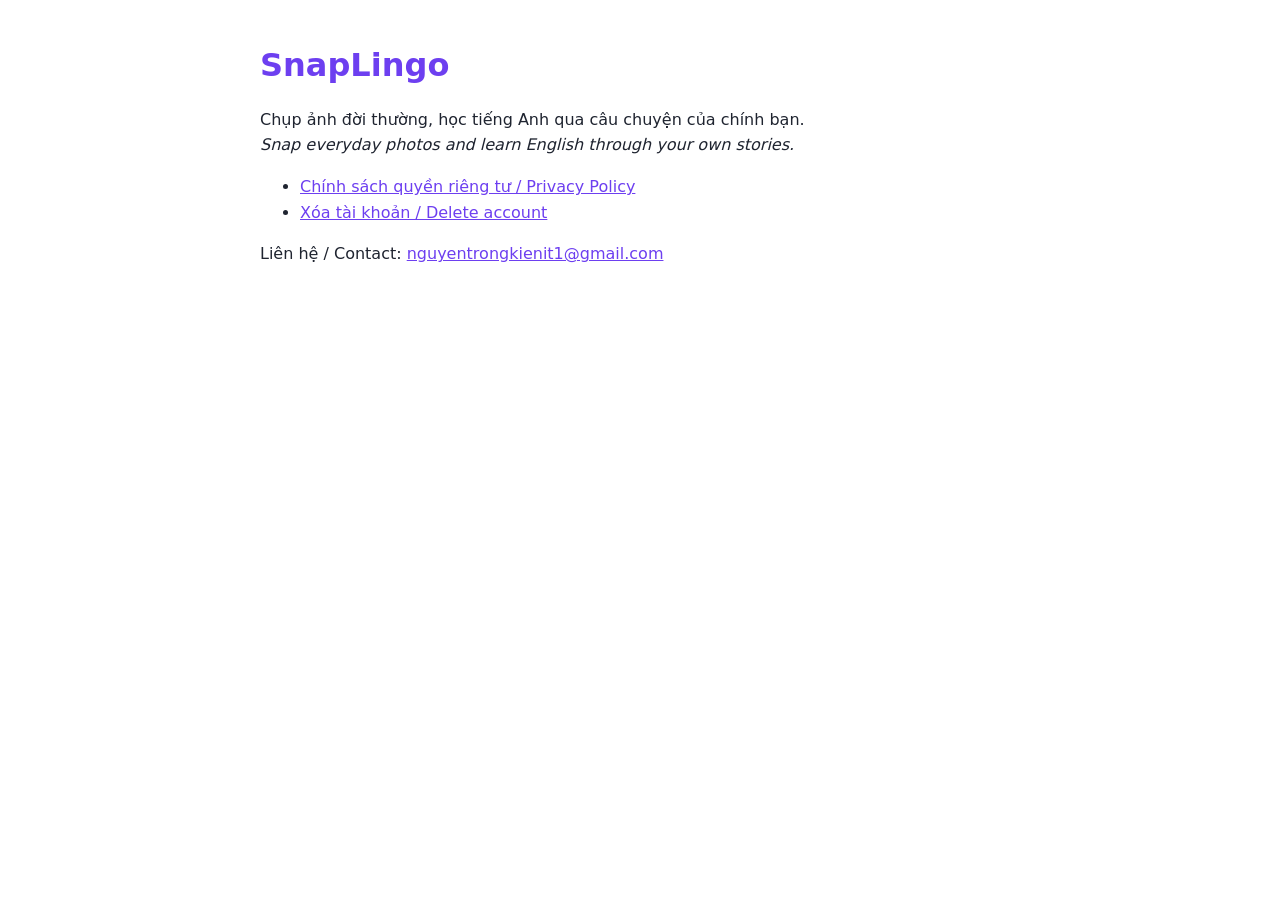
<file: index.html>
<!DOCTYPE html>
<html lang="vi">
<head>
<meta charset="utf-8">
<meta name="viewport" content="width=device-width, initial-scale=1">
<title>SnapLingo</title>
<link rel="stylesheet" href="style.css">
</head>
<body>
<h1>SnapLingo</h1>
<p>Chụp ảnh đời thường, học tiếng Anh qua câu chuyện của chính bạn.<br>
<em>Snap everyday photos and learn English through your own stories.</em></p>
<ul>
  <li><a href="privacy.html">Chính sách quyền riêng tư / Privacy Policy</a></li>
  <li><a href="delete-account.html">Xóa tài khoản / Delete account</a></li>
</ul>
<p>Liên hệ / Contact: <a href="mailto:nguyentrongkienit1@gmail.com">nguyentrongkienit1@gmail.com</a></p>
</body>
</html>
</file>
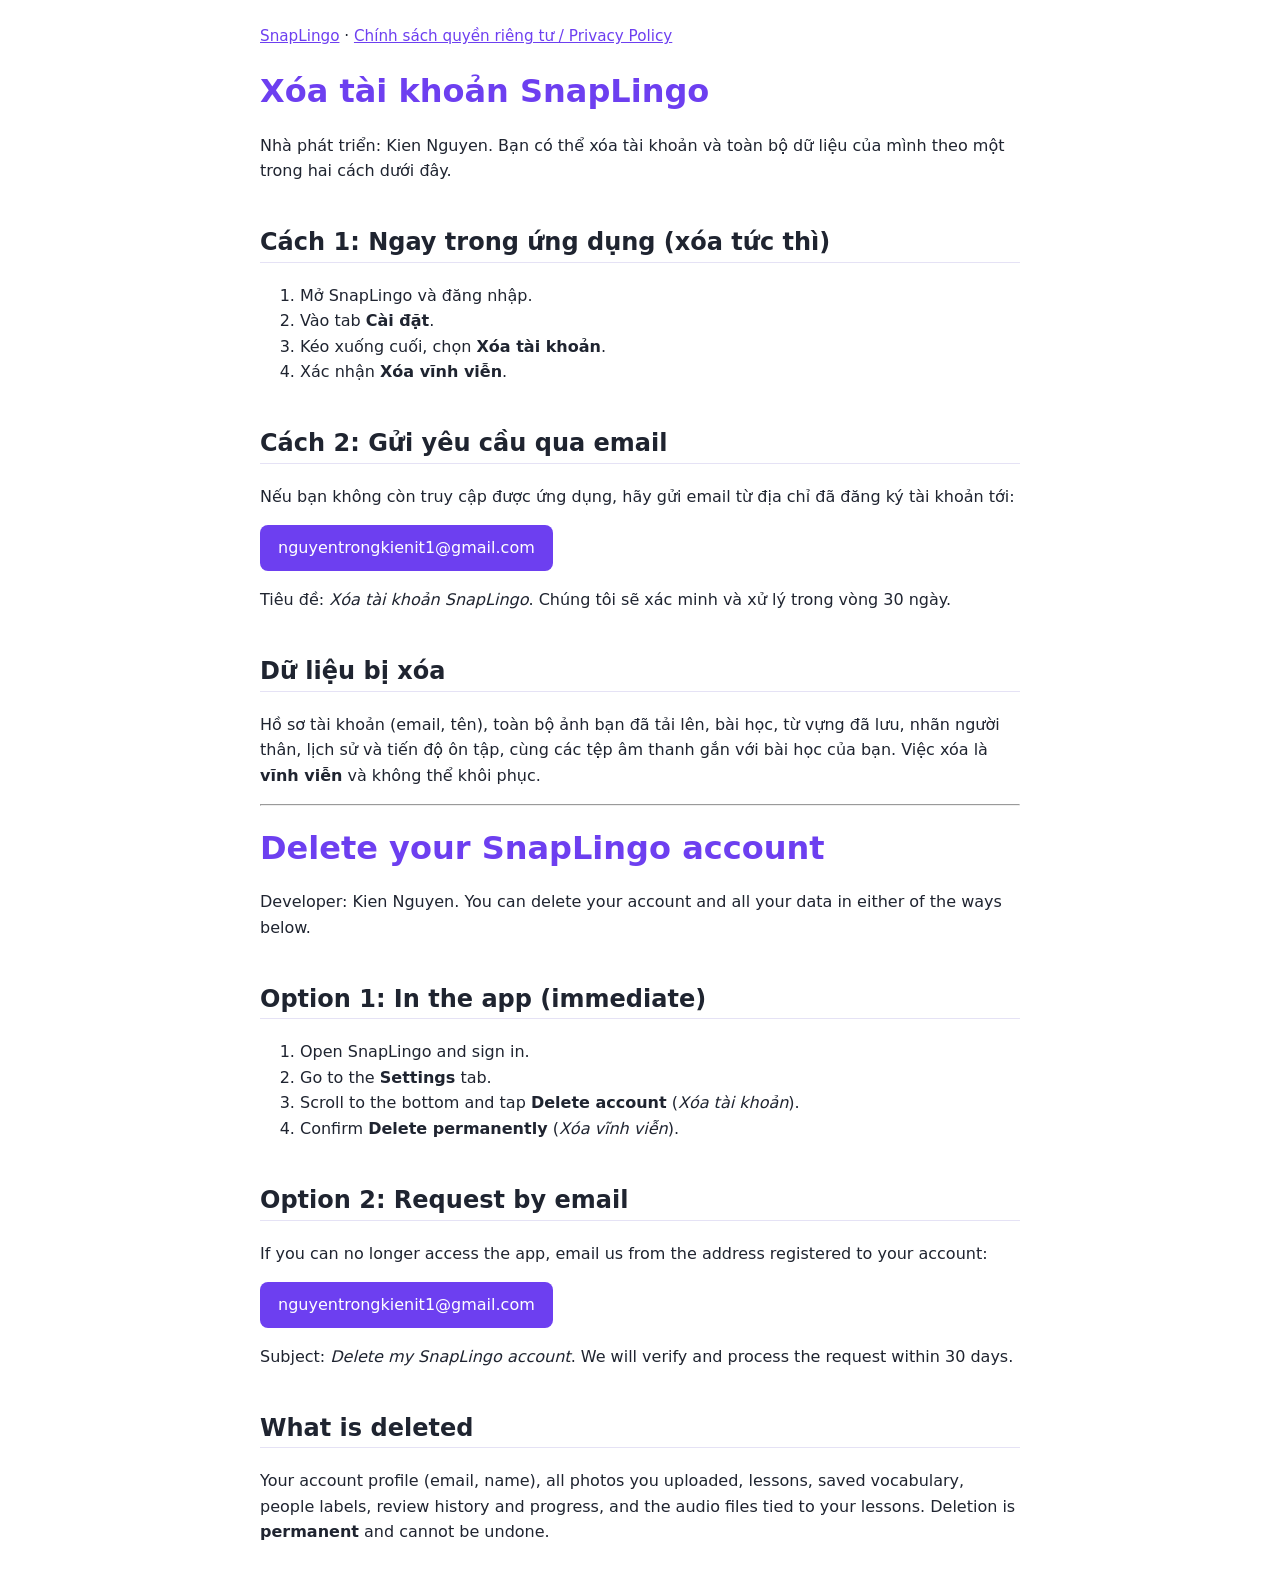
<file: delete-account.html>
<!DOCTYPE html>
<html lang="vi">
<head>
<meta charset="utf-8">
<meta name="viewport" content="width=device-width, initial-scale=1">
<title>SnapLingo – Xóa tài khoản / Delete account</title>
<link rel="stylesheet" href="style.css">
</head>
<body>
<nav><a href="./">SnapLingo</a> · <a href="privacy.html">Chính sách quyền riêng tư / Privacy Policy</a></nav>

<h1>Xóa tài khoản SnapLingo</h1>
<p>Nhà phát triển: Kien Nguyen. Bạn có thể xóa tài khoản và toàn bộ dữ liệu của mình theo một trong hai cách dưới đây.</p>

<h2>Cách 1: Ngay trong ứng dụng (xóa tức thì)</h2>
<ol>
  <li>Mở SnapLingo và đăng nhập.</li>
  <li>Vào tab <strong>Cài đặt</strong>.</li>
  <li>Kéo xuống cuối, chọn <strong>Xóa tài khoản</strong>.</li>
  <li>Xác nhận <strong>Xóa vĩnh viễn</strong>.</li>
</ol>

<h2>Cách 2: Gửi yêu cầu qua email</h2>
<p>Nếu bạn không còn truy cập được ứng dụng, hãy gửi email từ địa chỉ đã đăng ký tài khoản tới:</p>
<p><a class="btn" href="mailto:nguyentrongkienit1@gmail.com?subject=X%C3%B3a%20t%C3%A0i%20kho%E1%BA%A3n%20SnapLingo&amp;body=T%C3%B4i%20mu%E1%BB%91n%20x%C3%B3a%20t%C3%A0i%20kho%E1%BA%A3n%20SnapLingo%20g%E1%BA%AFn%20v%E1%BB%9Bi%20email%20n%C3%A0y.">nguyentrongkienit1@gmail.com</a></p>
<p>Tiêu đề: <em>Xóa tài khoản SnapLingo</em>. Chúng tôi sẽ xác minh và xử lý trong vòng 30 ngày.</p>

<h2>Dữ liệu bị xóa</h2>
<p>Hồ sơ tài khoản (email, tên), toàn bộ ảnh bạn đã tải lên, bài học, từ vựng đã lưu, nhãn người thân, lịch sử và tiến độ ôn tập, cùng các tệp âm thanh gắn với bài học của bạn. Việc xóa là <strong>vĩnh viễn</strong> và không thể khôi phục.</p>

<hr>

<h1>Delete your SnapLingo account</h1>
<p>Developer: Kien Nguyen. You can delete your account and all your data in either of the ways below.</p>

<h2>Option 1: In the app (immediate)</h2>
<ol>
  <li>Open SnapLingo and sign in.</li>
  <li>Go to the <strong>Settings</strong> tab.</li>
  <li>Scroll to the bottom and tap <strong>Delete account</strong> (<em>Xóa tài khoản</em>).</li>
  <li>Confirm <strong>Delete permanently</strong> (<em>Xóa vĩnh viễn</em>).</li>
</ol>

<h2>Option 2: Request by email</h2>
<p>If you can no longer access the app, email us from the address registered to your account:</p>
<p><a class="btn" href="mailto:nguyentrongkienit1@gmail.com?subject=Delete%20my%20SnapLingo%20account&amp;body=Please%20delete%20the%20SnapLingo%20account%20linked%20to%20this%20email.">nguyentrongkienit1@gmail.com</a></p>
<p>Subject: <em>Delete my SnapLingo account</em>. We will verify and process the request within 30 days.</p>

<h2>What is deleted</h2>
<p>Your account profile (email, name), all photos you uploaded, lessons, saved vocabulary, people labels, review history and progress, and the audio files tied to your lessons. Deletion is <strong>permanent</strong> and cannot be undone.</p>
</body>
</html>
</file>
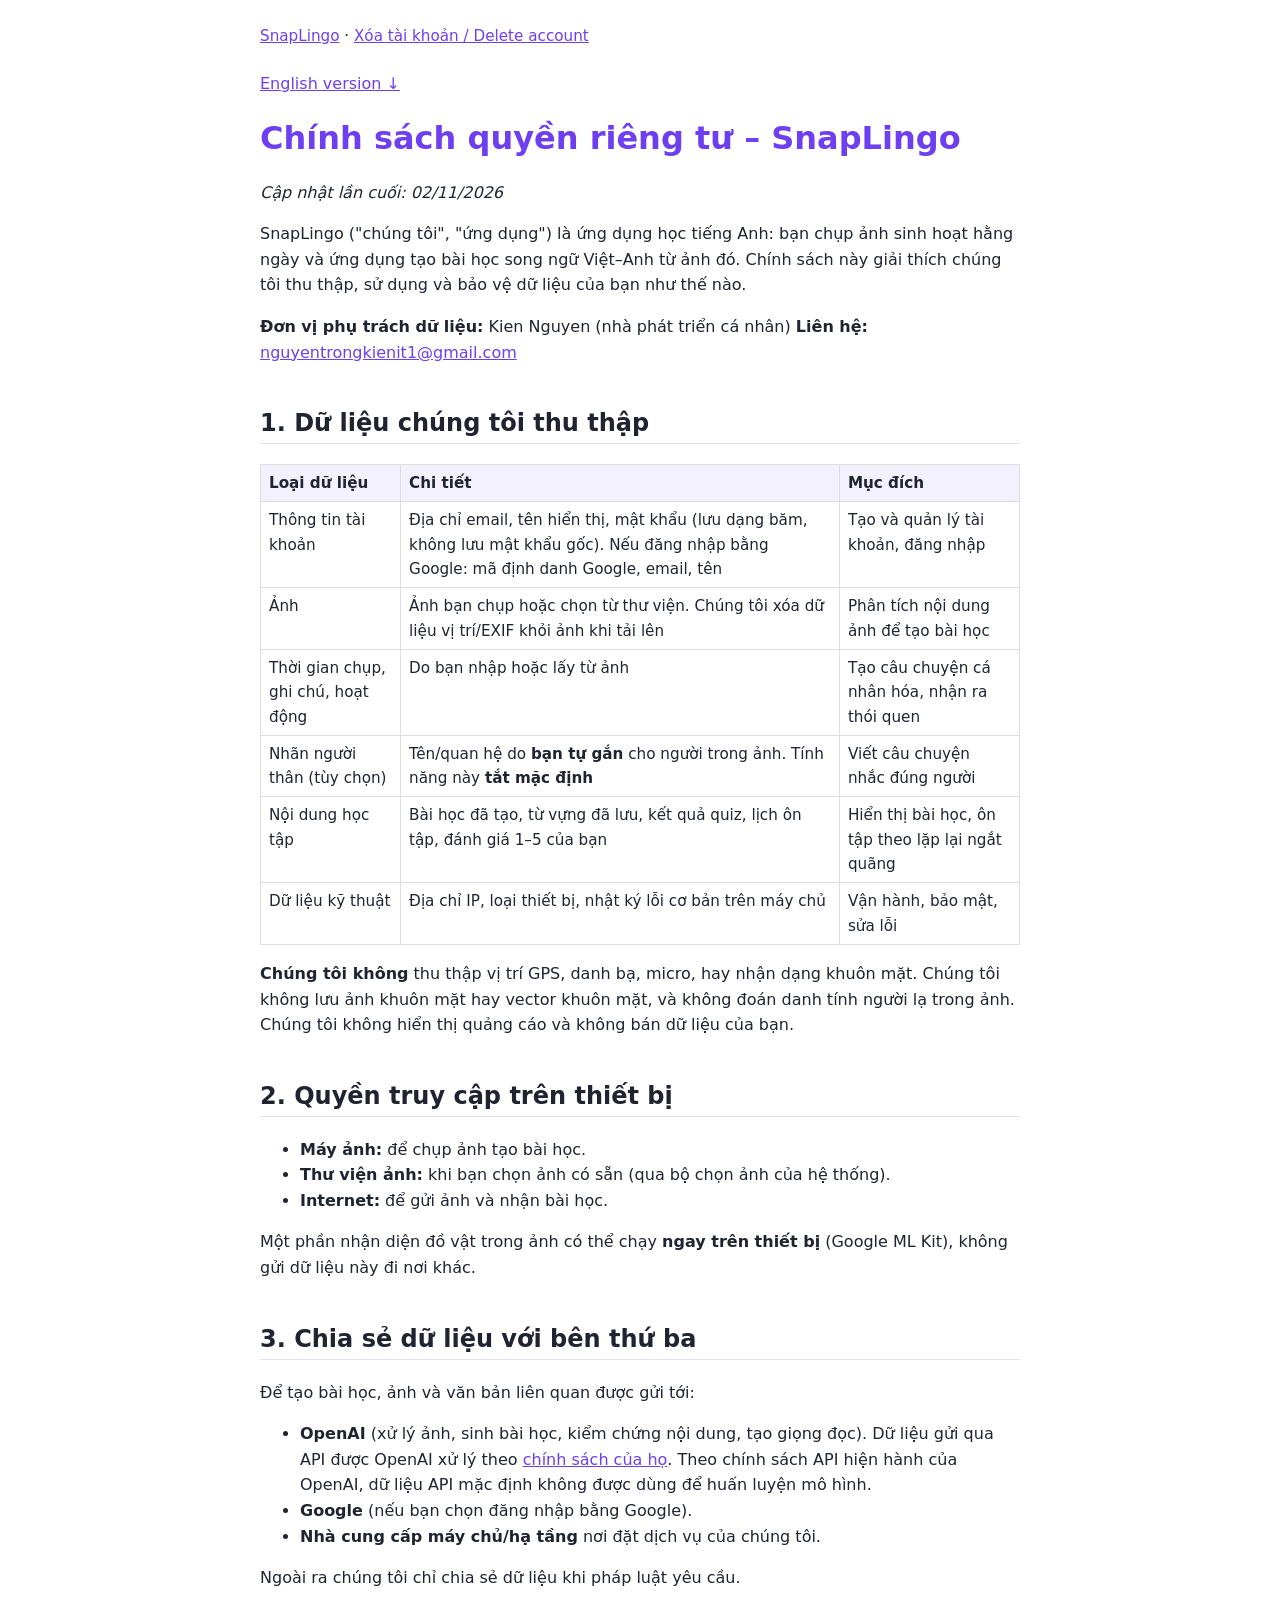
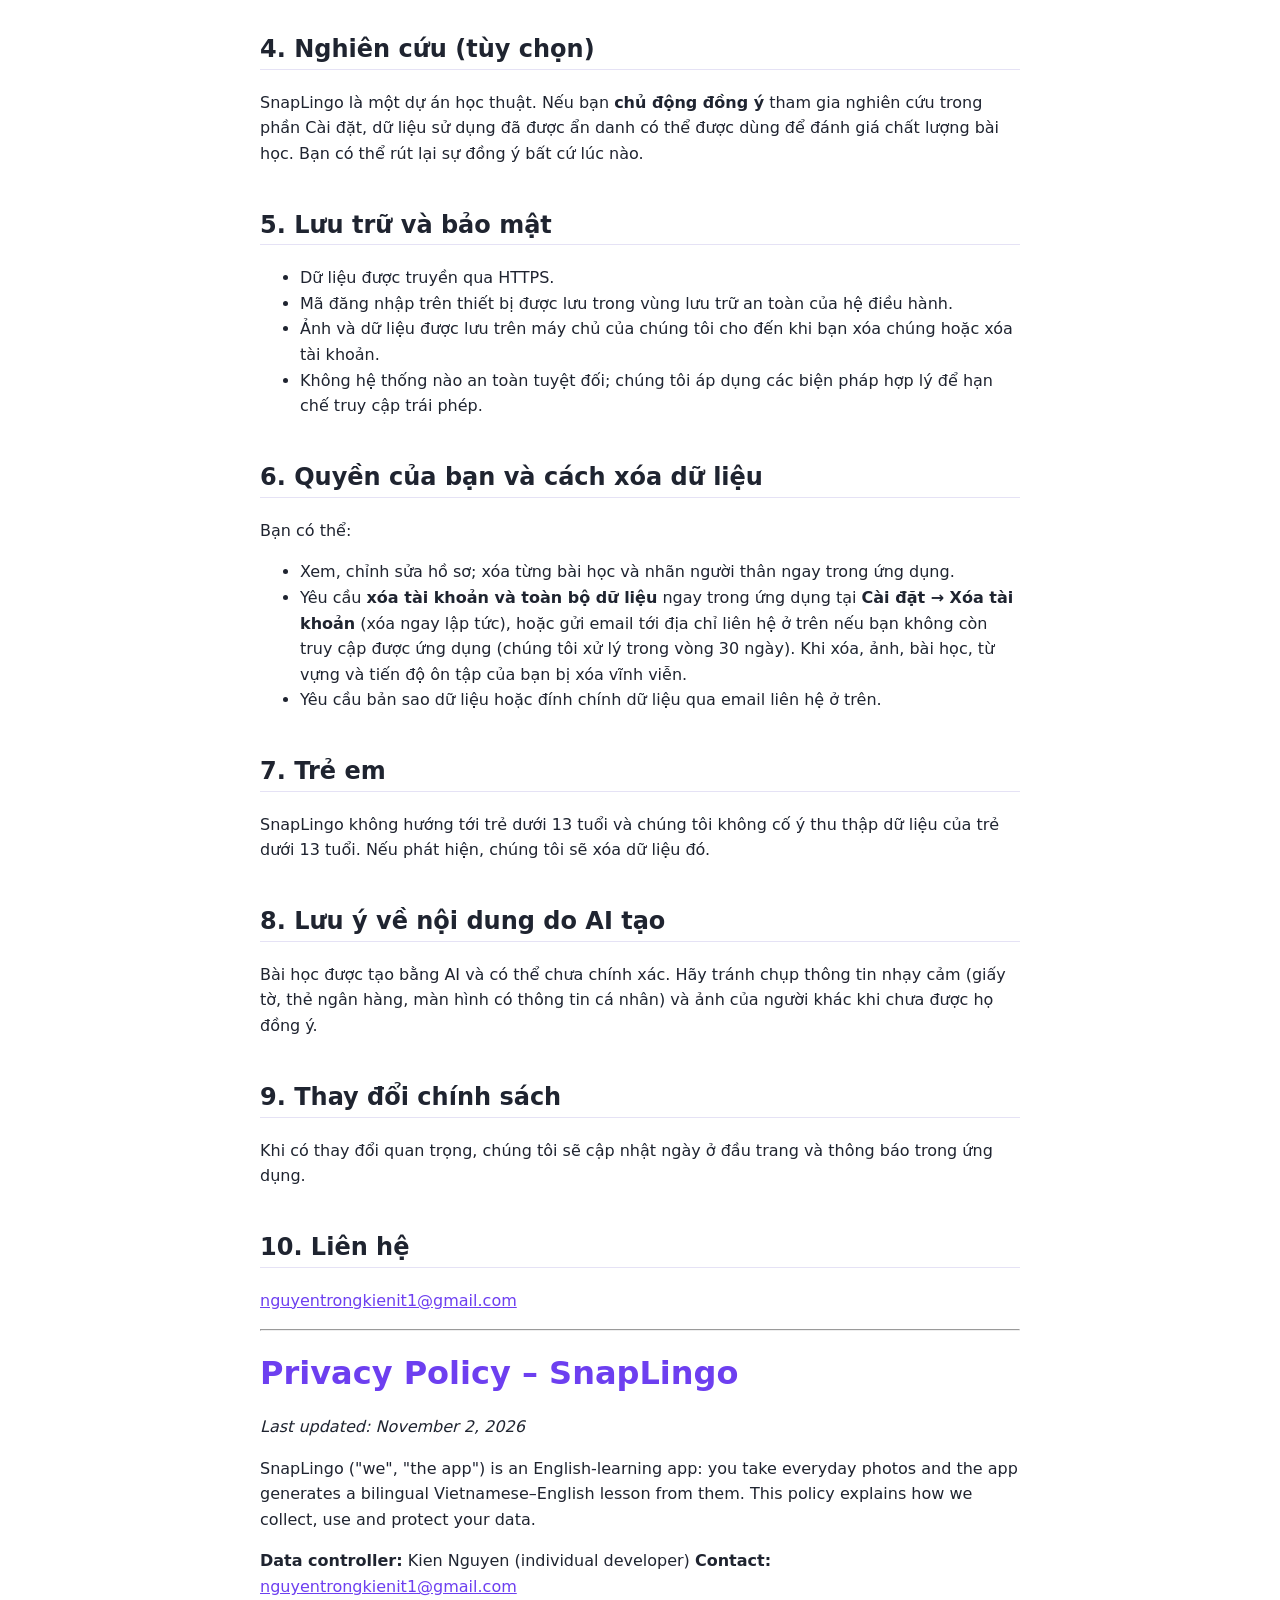
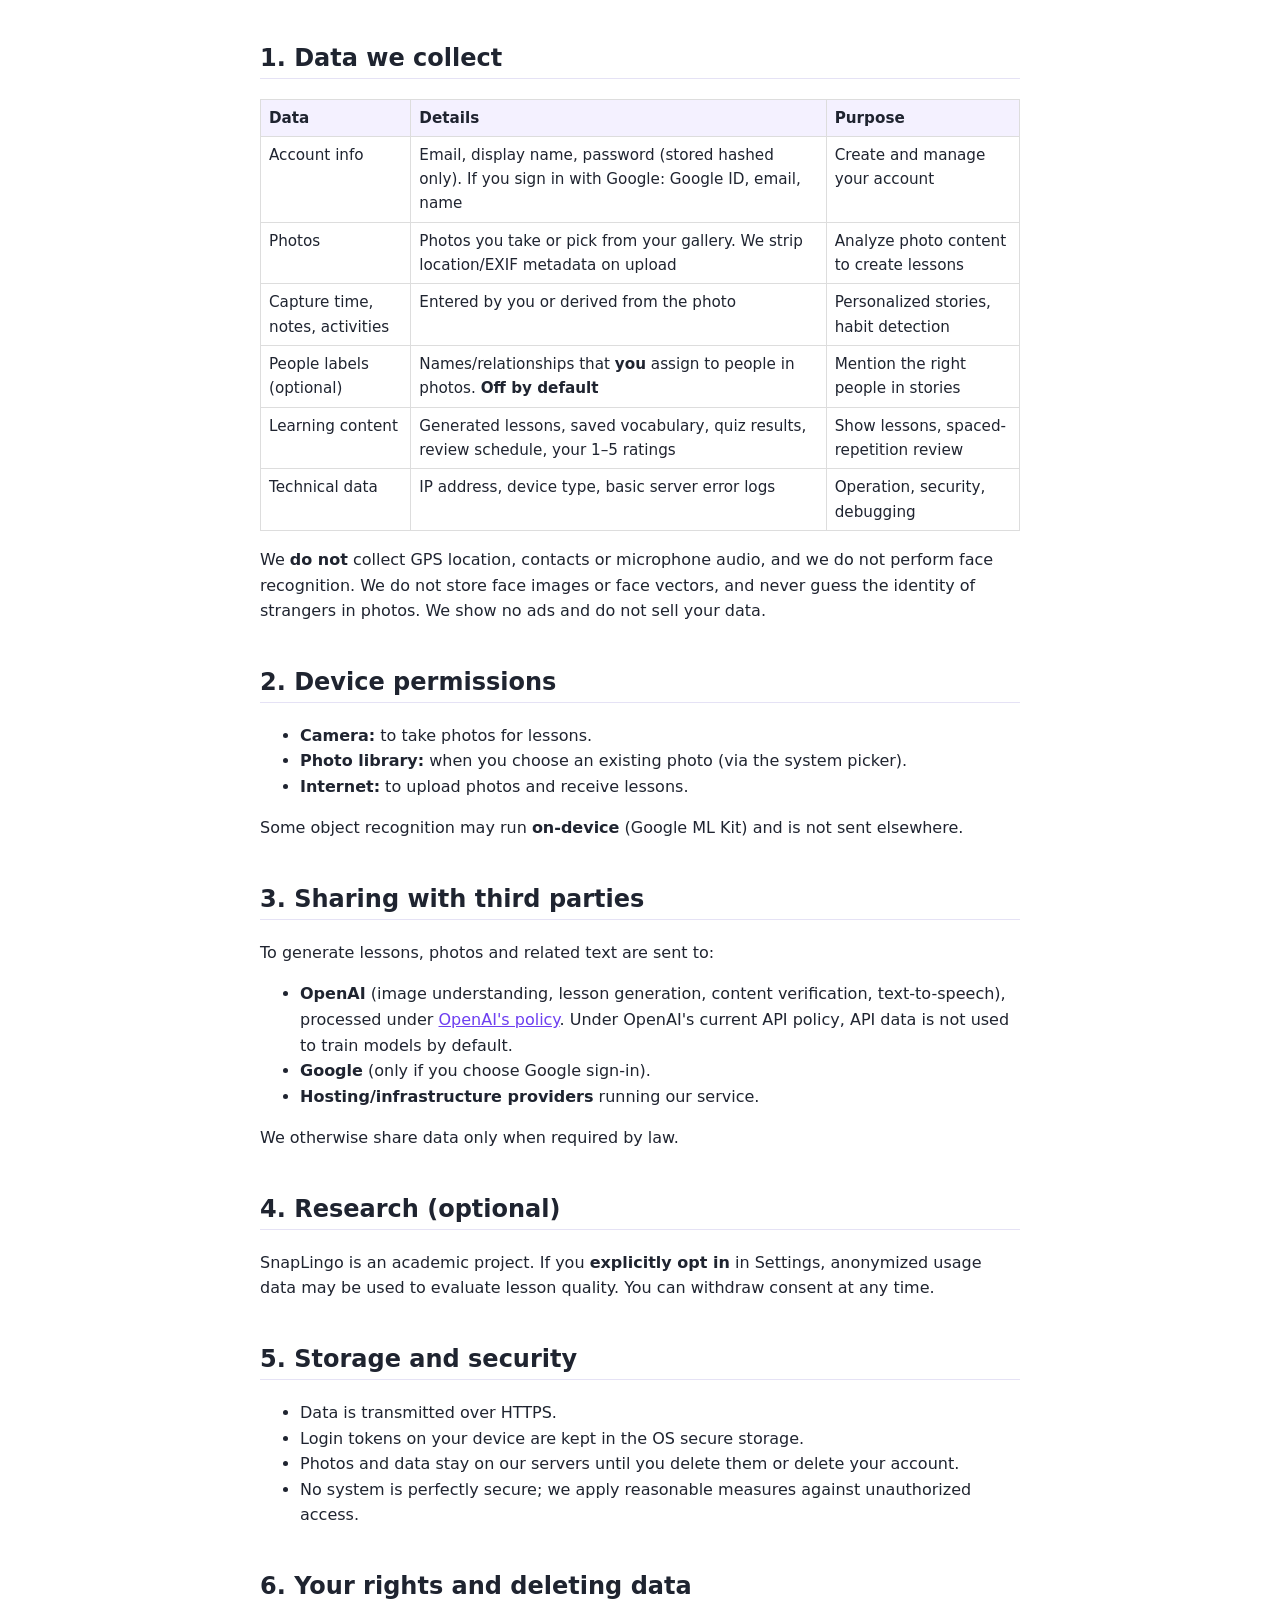
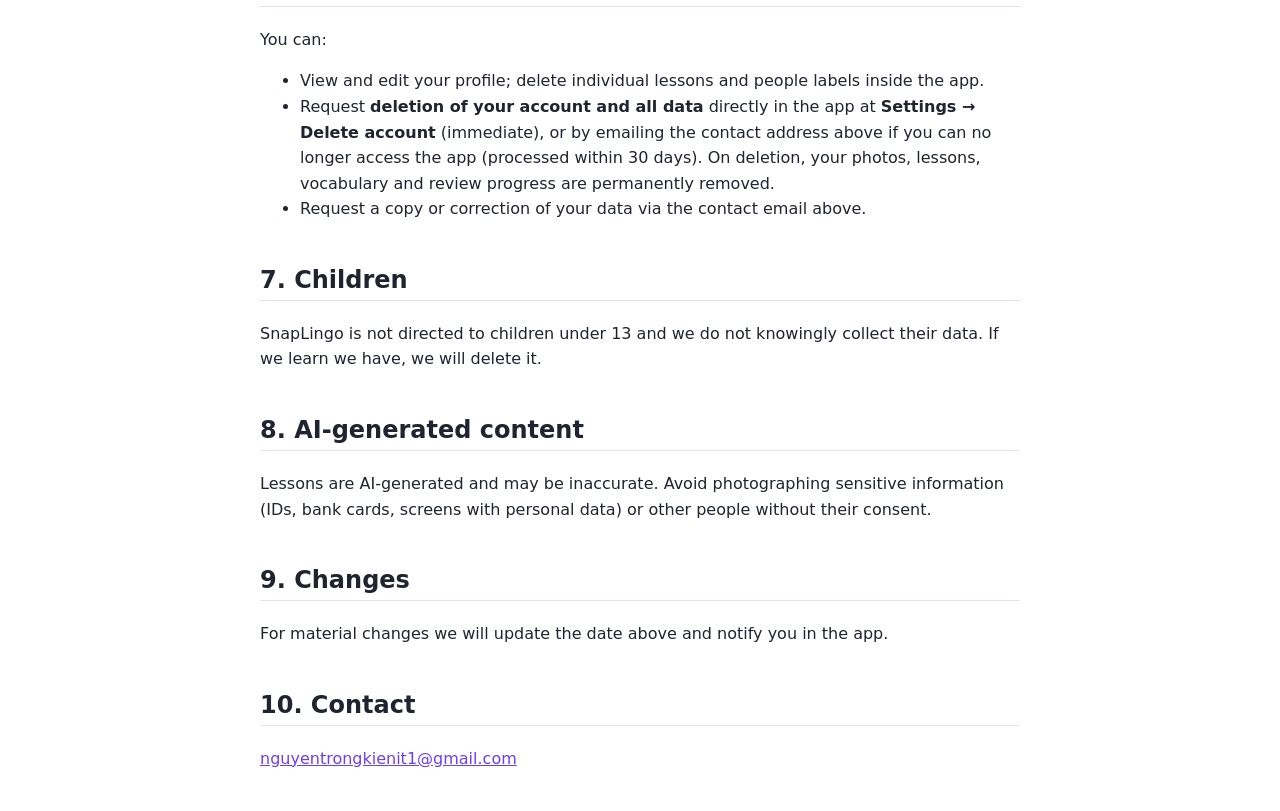
<file: privacy.html>
<!DOCTYPE html>
<html xmlns="http://www.w3.org/1999/xhtml" lang="vi" xml:lang="vi">
<head>
  <meta charset="utf-8" />
  <meta name="generator" content="pandoc 3.12.1" />
  <meta name="viewport" content="width=device-width, initial-scale=1.0, user-scalable=yes" />
  <title>SnapLingo – Privacy Policy</title>
  <style>
    /* Default styles provided by pandoc.
    ** See https://pandoc.org/MANUAL.html#variables-for-html for config info.
    */
    span.smallcaps{font-variant: small-caps;}
    div.columns{display: flex; gap: 1.5em;}
    div.column{flex: auto;}
    @media screen {
    div.columns{gap: min(4vw, 1.5em);}
    div.column{overflow-x: auto;}
    }
    div.hanging-indent{margin-left: 1.5em; text-indent: -1.5em;}
    /* The extra [class] is a hack that increases specificity enough to
       override a similar rule in reveal.js */
    ul.task-list[class]{list-style: none;}
    ul.task-list li input[type="checkbox"] {
      font-size: inherit;
      width: 0.8em;
      margin: 0 0.8em 0.2em -1.6em;
      vertical-align: middle;
    }
  </style>
  <link rel="stylesheet" href="style.css" />
</head>
<body>
<nav><a href="./">SnapLingo</a> · <a href="delete-account.html">Xóa tài khoản / Delete account</a></nav><p><a href="#privacy-policy--snaplingo">English version ↓</a></p>
<h1 id="chính-sách-quyền-riêng-tư--snaplingo">Chính sách quyền riêng tư
– SnapLingo</h1>
<p><em>Cập nhật lần cuối: 02/11/2026</em></p>
<p>SnapLingo ("chúng tôi", "ứng dụng") là ứng dụng học tiếng Anh: bạn
chụp ảnh sinh hoạt hằng ngày và ứng dụng tạo bài học song ngữ Việt–Anh
từ ảnh đó. Chính sách này giải thích chúng tôi thu thập, sử dụng và bảo
vệ dữ liệu của bạn như thế nào.</p>
<p><strong>Đơn vị phụ trách dữ liệu:</strong> Kien Nguyen (nhà phát
triển cá nhân) <strong>Liên hệ:</strong> <a
href="mailto:nguyentrongkienit1@gmail.com">nguyentrongkienit1@gmail.com</a></p>
<h2 id="1-dữ-liệu-chúng-tôi-thu-thập">1. Dữ liệu chúng tôi thu thập</h2>
<table>
<thead>
<tr>
<th>Loại dữ liệu</th>
<th>Chi tiết</th>
<th>Mục đích</th>
</tr>
</thead>
<tbody>
<tr>
<td>Thông tin tài khoản</td>
<td>Địa chỉ email, tên hiển thị, mật khẩu (lưu dạng băm, không lưu mật
khẩu gốc). Nếu đăng nhập bằng Google: mã định danh Google, email,
tên</td>
<td>Tạo và quản lý tài khoản, đăng nhập</td>
</tr>
<tr>
<td>Ảnh</td>
<td>Ảnh bạn chụp hoặc chọn từ thư viện. Chúng tôi xóa dữ liệu vị
trí/EXIF khỏi ảnh khi tải lên</td>
<td>Phân tích nội dung ảnh để tạo bài học</td>
</tr>
<tr>
<td>Thời gian chụp, ghi chú, hoạt động</td>
<td>Do bạn nhập hoặc lấy từ ảnh</td>
<td>Tạo câu chuyện cá nhân hóa, nhận ra thói quen</td>
</tr>
<tr>
<td>Nhãn người thân (tùy chọn)</td>
<td>Tên/quan hệ do <strong>bạn tự gắn</strong> cho người trong ảnh. Tính
năng này <strong>tắt mặc định</strong></td>
<td>Viết câu chuyện nhắc đúng người</td>
</tr>
<tr>
<td>Nội dung học tập</td>
<td>Bài học đã tạo, từ vựng đã lưu, kết quả quiz, lịch ôn tập, đánh giá
1–5 của bạn</td>
<td>Hiển thị bài học, ôn tập theo lặp lại ngắt quãng</td>
</tr>
<tr>
<td>Dữ liệu kỹ thuật</td>
<td>Địa chỉ IP, loại thiết bị, nhật ký lỗi cơ bản trên máy chủ</td>
<td>Vận hành, bảo mật, sửa lỗi</td>
</tr>
</tbody>
</table>
<p><strong>Chúng tôi không</strong> thu thập vị trí GPS, danh bạ, micro,
hay nhận dạng khuôn mặt. Chúng tôi không lưu ảnh khuôn mặt hay vector
khuôn mặt, và không đoán danh tính người lạ trong ảnh. Chúng tôi không
hiển thị quảng cáo và không bán dữ liệu của bạn.</p>
<h2 id="2-quyền-truy-cập-trên-thiết-bị">2. Quyền truy cập trên thiết
bị</h2>
<ul>
<li><strong>Máy ảnh:</strong> để chụp ảnh tạo bài học.</li>
<li><strong>Thư viện ảnh:</strong> khi bạn chọn ảnh có sẵn (qua bộ chọn
ảnh của hệ thống).</li>
<li><strong>Internet:</strong> để gửi ảnh và nhận bài học.</li>
</ul>
<p>Một phần nhận diện đồ vật trong ảnh có thể chạy <strong>ngay trên
thiết bị</strong> (Google ML Kit), không gửi dữ liệu này đi nơi
khác.</p>
<h2 id="3-chia-sẻ-dữ-liệu-với-bên-thứ-ba">3. Chia sẻ dữ liệu với bên thứ
ba</h2>
<p>Để tạo bài học, ảnh và văn bản liên quan được gửi tới:</p>
<ul>
<li><strong>OpenAI</strong> (xử lý ảnh, sinh bài học, kiểm chứng nội
dung, tạo giọng đọc). Dữ liệu gửi qua API được OpenAI xử lý theo <a
href="https://openai.com/policies/privacy-policy">chính sách của họ</a>.
Theo chính sách API hiện hành của OpenAI, dữ liệu API mặc định không
được dùng để huấn luyện mô hình.</li>
<li><strong>Google</strong> (nếu bạn chọn đăng nhập bằng Google).</li>
<li><strong>Nhà cung cấp máy chủ/hạ tầng</strong> nơi đặt dịch vụ của
chúng tôi.</li>
</ul>
<p>Ngoài ra chúng tôi chỉ chia sẻ dữ liệu khi pháp luật yêu cầu.</p>
<h2 id="4-nghiên-cứu-tùy-chọn">4. Nghiên cứu (tùy chọn)</h2>
<p>SnapLingo là một dự án học thuật. Nếu bạn <strong>chủ động đồng
ý</strong> tham gia nghiên cứu trong phần Cài đặt, dữ liệu sử dụng đã
được ẩn danh có thể được dùng để đánh giá chất lượng bài học. Bạn có thể
rút lại sự đồng ý bất cứ lúc nào.</p>
<h2 id="5-lưu-trữ-và-bảo-mật">5. Lưu trữ và bảo mật</h2>
<ul>
<li>Dữ liệu được truyền qua HTTPS.</li>
<li>Mã đăng nhập trên thiết bị được lưu trong vùng lưu trữ an toàn của
hệ điều hành.</li>
<li>Ảnh và dữ liệu được lưu trên máy chủ của chúng tôi cho đến khi bạn
xóa chúng hoặc xóa tài khoản.</li>
<li>Không hệ thống nào an toàn tuyệt đối; chúng tôi áp dụng các biện
pháp hợp lý để hạn chế truy cập trái phép.</li>
</ul>
<h2 id="6-quyền-của-bạn-và-cách-xóa-dữ-liệu">6. Quyền của bạn và cách
xóa dữ liệu</h2>
<p>Bạn có thể:</p>
<ul>
<li>Xem, chỉnh sửa hồ sơ; xóa từng bài học và nhãn người thân ngay trong
ứng dụng.</li>
<li>Yêu cầu <strong>xóa tài khoản và toàn bộ dữ liệu</strong> ngay trong
ứng dụng tại <strong>Cài đặt → Xóa tài khoản</strong> (xóa ngay lập
tức), hoặc gửi email tới địa chỉ liên hệ ở trên nếu bạn không còn truy
cập được ứng dụng (chúng tôi xử lý trong vòng 30 ngày). Khi xóa, ảnh,
bài học, từ vựng và tiến độ ôn tập của bạn bị xóa vĩnh viễn.</li>
<li>Yêu cầu bản sao dữ liệu hoặc đính chính dữ liệu qua email liên hệ ở
trên.</li>
</ul>
<h2 id="7-trẻ-em">7. Trẻ em</h2>
<p>SnapLingo không hướng tới trẻ dưới 13 tuổi và chúng tôi không cố ý
thu thập dữ liệu của trẻ dưới 13 tuổi. Nếu phát hiện, chúng tôi sẽ xóa
dữ liệu đó.</p>
<h2 id="8-lưu-ý-về-nội-dung-do-ai-tạo">8. Lưu ý về nội dung do AI
tạo</h2>
<p>Bài học được tạo bằng AI và có thể chưa chính xác. Hãy tránh chụp
thông tin nhạy cảm (giấy tờ, thẻ ngân hàng, màn hình có thông tin cá
nhân) và ảnh của người khác khi chưa được họ đồng ý.</p>
<h2 id="9-thay-đổi-chính-sách">9. Thay đổi chính sách</h2>
<p>Khi có thay đổi quan trọng, chúng tôi sẽ cập nhật ngày ở đầu trang và
thông báo trong ứng dụng.</p>
<h2 id="10-liên-hệ">10. Liên hệ</h2>
<p><a
href="mailto:nguyentrongkienit1@gmail.com">nguyentrongkienit1@gmail.com</a></p>
<hr />
<h1 id="privacy-policy--snaplingo">Privacy Policy – SnapLingo</h1>
<p><em>Last updated: November 2, 2026</em></p>
<p>SnapLingo ("we", "the app") is an English-learning app: you take
everyday photos and the app generates a bilingual Vietnamese–English
lesson from them. This policy explains how we collect, use and protect
your data.</p>
<p><strong>Data controller:</strong> Kien Nguyen (individual developer)
<strong>Contact:</strong> <a
href="mailto:nguyentrongkienit1@gmail.com">nguyentrongkienit1@gmail.com</a></p>
<h2 id="1-data-we-collect">1. Data we collect</h2>
<table>
<thead>
<tr>
<th>Data</th>
<th>Details</th>
<th>Purpose</th>
</tr>
</thead>
<tbody>
<tr>
<td>Account info</td>
<td>Email, display name, password (stored hashed only). If you sign in
with Google: Google ID, email, name</td>
<td>Create and manage your account</td>
</tr>
<tr>
<td>Photos</td>
<td>Photos you take or pick from your gallery. We strip location/EXIF
metadata on upload</td>
<td>Analyze photo content to create lessons</td>
</tr>
<tr>
<td>Capture time, notes, activities</td>
<td>Entered by you or derived from the photo</td>
<td>Personalized stories, habit detection</td>
</tr>
<tr>
<td>People labels (optional)</td>
<td>Names/relationships that <strong>you</strong> assign to people in
photos. <strong>Off by default</strong></td>
<td>Mention the right people in stories</td>
</tr>
<tr>
<td>Learning content</td>
<td>Generated lessons, saved vocabulary, quiz results, review schedule,
your 1–5 ratings</td>
<td>Show lessons, spaced-repetition review</td>
</tr>
<tr>
<td>Technical data</td>
<td>IP address, device type, basic server error logs</td>
<td>Operation, security, debugging</td>
</tr>
</tbody>
</table>
<p>We <strong>do not</strong> collect GPS location, contacts or
microphone audio, and we do not perform face recognition. We do not
store face images or face vectors, and never guess the identity of
strangers in photos. We show no ads and do not sell your data.</p>
<h2 id="2-device-permissions">2. Device permissions</h2>
<ul>
<li><strong>Camera:</strong> to take photos for lessons.</li>
<li><strong>Photo library:</strong> when you choose an existing photo
(via the system picker).</li>
<li><strong>Internet:</strong> to upload photos and receive
lessons.</li>
</ul>
<p>Some object recognition may run <strong>on-device</strong> (Google ML
Kit) and is not sent elsewhere.</p>
<h2 id="3-sharing-with-third-parties">3. Sharing with third parties</h2>
<p>To generate lessons, photos and related text are sent to:</p>
<ul>
<li><strong>OpenAI</strong> (image understanding, lesson generation,
content verification, text-to-speech), processed under <a
href="https://openai.com/policies/privacy-policy">OpenAI's policy</a>.
Under OpenAI's current API policy, API data is not used to train models
by default.</li>
<li><strong>Google</strong> (only if you choose Google sign-in).</li>
<li><strong>Hosting/infrastructure providers</strong> running our
service.</li>
</ul>
<p>We otherwise share data only when required by law.</p>
<h2 id="4-research-optional">4. Research (optional)</h2>
<p>SnapLingo is an academic project. If you <strong>explicitly opt
in</strong> in Settings, anonymized usage data may be used to evaluate
lesson quality. You can withdraw consent at any time.</p>
<h2 id="5-storage-and-security">5. Storage and security</h2>
<ul>
<li>Data is transmitted over HTTPS.</li>
<li>Login tokens on your device are kept in the OS secure storage.</li>
<li>Photos and data stay on our servers until you delete them or delete
your account.</li>
<li>No system is perfectly secure; we apply reasonable measures against
unauthorized access.</li>
</ul>
<h2 id="6-your-rights-and-deleting-data">6. Your rights and deleting
data</h2>
<p>You can:</p>
<ul>
<li>View and edit your profile; delete individual lessons and people
labels inside the app.</li>
<li>Request <strong>deletion of your account and all data</strong>
directly in the app at <strong>Settings → Delete account</strong>
(immediate), or by emailing the contact address above if you can no
longer access the app (processed within 30 days). On deletion, your
photos, lessons, vocabulary and review progress are permanently
removed.</li>
<li>Request a copy or correction of your data via the contact email
above.</li>
</ul>
<h2 id="7-children">7. Children</h2>
<p>SnapLingo is not directed to children under 13 and we do not
knowingly collect their data. If we learn we have, we will delete
it.</p>
<h2 id="8-ai-generated-content">8. AI-generated content</h2>
<p>Lessons are AI-generated and may be inaccurate. Avoid photographing
sensitive information (IDs, bank cards, screens with personal data) or
other people without their consent.</p>
<h2 id="9-changes">9. Changes</h2>
<p>For material changes we will update the date above and notify you in
the app.</p>
<h2 id="10-contact">10. Contact</h2>
<p><a
href="mailto:nguyentrongkienit1@gmail.com">nguyentrongkienit1@gmail.com</a></p>
</body>
</html>
</file>
<file: style.css>
body{font-family:system-ui,-apple-system,"Segoe UI",Roboto,sans-serif;line-height:1.6;max-width:760px;margin:0 auto;padding:24px 16px;color:#1f2430;background:#fff}
h1,h2{line-height:1.25}h1{color:#6d3ff0}h2{margin-top:1.8em;border-bottom:1px solid #e5e2f5;padding-bottom:.2em}
table{border-collapse:collapse;width:100%;font-size:.95em}th,td{border:1px solid #ddd;padding:6px 8px;text-align:left;vertical-align:top}th{background:#f4f1ff}
a{color:#6d3ff0}nav{margin-bottom:1.5em;font-size:.95em}.btn{display:inline-block;background:#6d3ff0;color:#fff;padding:10px 18px;border-radius:8px;text-decoration:none}
@media(prefers-color-scheme:dark){body{background:#14121c;color:#e8e6f2}th{background:#221d38}th,td{border-color:#3a3454}h2{border-color:#3a3454}a{color:#a98bff}h1{color:#a98bff}}
</file>
